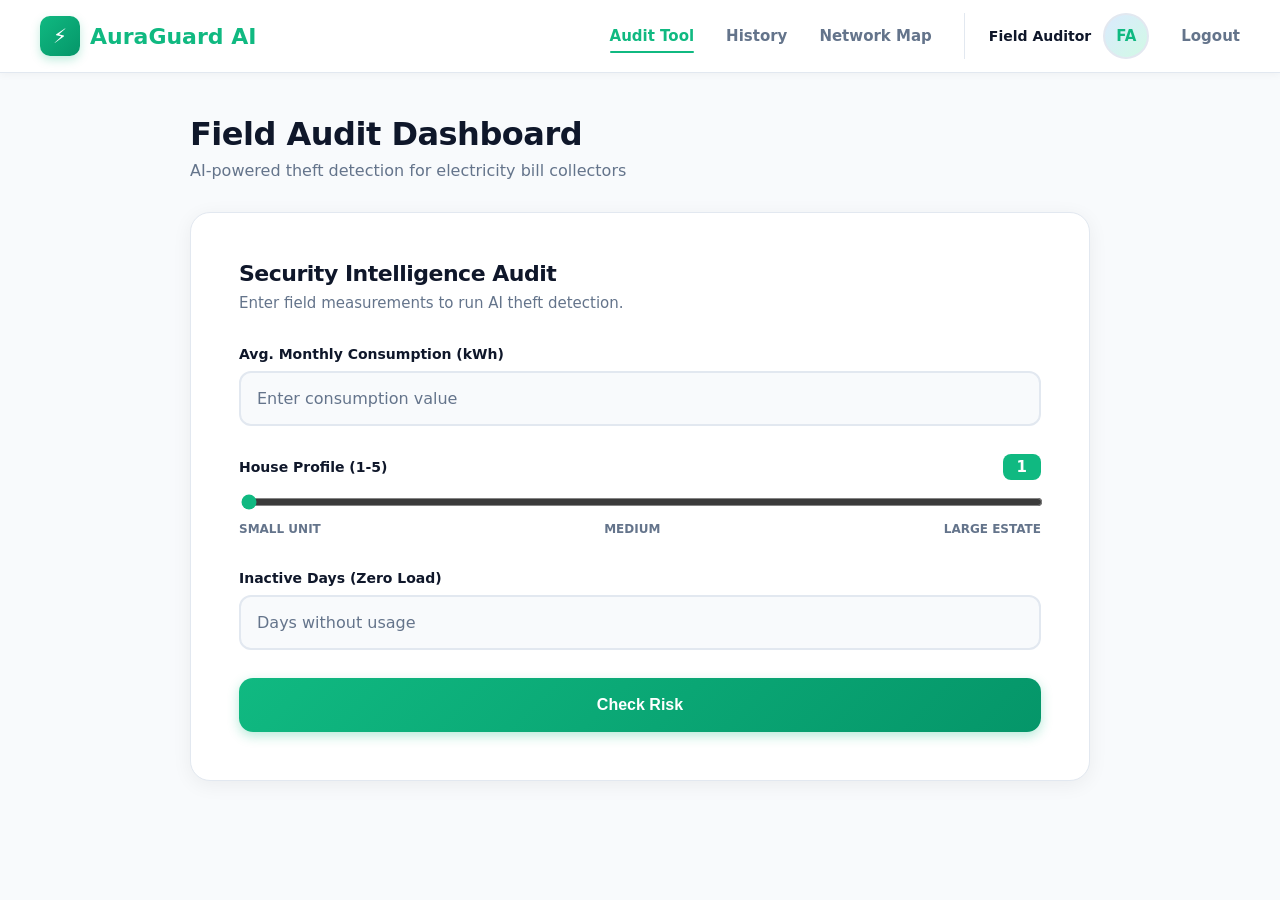
<file: index.html>
<!DOCTYPE html>
<html lang="en">

<head>
    <meta charset="UTF-8">
    <meta name="viewport" content="width=device-width, initial-scale=1.0">
    <title>AuraGuard AI | Energy Audit Portal</title>
    <style>
        :root {
            --primary: #10b981;
            --primary-hover: #059669;
            --danger: #ef4444;
            --success: #10b981;
            --bg: #f8fafc;
            --card-bg: #ffffff;
            --text-main: #0f172a;
            --text-muted: #64748b;
            --nav-bg: rgba(255, 255, 255, 0.95);
            --border: #e2e8f0;
        }

        body {
            font-family: 'Inter', system-ui, -apple-system, sans-serif;
            background: var(--bg);
            color: var(--text-main);
            margin: 0;
            padding-top: 85px;
            transition: background 0.5s ease;
        }

        /* --- NAVIGATION BAR --- */
        nav {
            position: fixed;
            top: 0;
            left: 0;
            right: 0;
            height: 72px;
            background: var(--nav-bg);
            backdrop-filter: blur(12px);
            border-bottom: 1px solid var(--border);
            display: flex;
            align-items: center;
            justify-content: space-between;
            padding: 0 40px;
            z-index: 1000;
            box-shadow: 0 2px 8px rgba(0,0,0,0.04);
        }

        .logo {
            font-size: 22px;
            font-weight: 800;
            color: var(--primary);
            display: flex;
            align-items: center;
            gap: 10px;
            text-decoration: none;
        }

        .logo-icon {
            width: 40px;
            height: 40px;
            background: linear-gradient(135deg, var(--primary) 0%, #059669 100%);
            border-radius: 10px;
            display: flex;
            align-items: center;
            justify-content: center;
            font-size: 20px;
            color: white;
            box-shadow: 0 4px 10px rgba(16, 185, 129, 0.25);
        }

        .nav-links {
            display: flex;
            gap: 32px;
            align-items: center;
        }

        .nav-links a {
            text-decoration: none;
            color: var(--text-muted);
            font-size: 15px;
            font-weight: 600;
            transition: 0.2s;
            position: relative;
        }

        .nav-links a:hover,
        .nav-links a.active {
            color: var(--primary);
        }

        .nav-links a.active::after {
            content: '';
            position: absolute;
            bottom: -8px;
            left: 0;
            right: 0;
            height: 2px;
            background: var(--primary);
            border-radius: 2px;
        }

        .profile-section {
            display: flex;
            align-items: center;
            gap: 12px;
            padding-left: 24px;
            border-left: 1px solid var(--border);
            cursor: pointer;
            text-decoration: none;
        }

        .avatar {
            width: 42px;
            height: 42px;
            background: linear-gradient(135deg, #dbeafe 0%, #d1fae5 100%);
            color: var(--primary);
            border-radius: 50%;
            display: flex;
            align-items: center;
            justify-content: center;
            font-weight: 700;
            font-size: 15px;
            border: 2px solid var(--border);
        }

        /* --- DASHBOARD LAYOUT --- */
        .dashboard-container {
            max-width: 900px;
            margin: 0 auto;
            padding: 30px 20px;
        }

        .page-header {
            margin-bottom: 32px;
        }

        .page-header h1 {
            margin: 0 0 8px 0;
            font-size: 32px;
            font-weight: 800;
            color: var(--text-main);
            letter-spacing: -0.5px;
        }

        .page-header p {
            color: var(--text-muted);
            margin: 0;
            font-size: 16px;
        }

        .card {
            background: var(--card-bg);
            padding: 48px;
            border-radius: 20px;
            border: 1px solid var(--border);
            box-shadow: 0 4px 20px rgba(0, 0, 0, 0.06);
        }

        h2 {
            margin: 0 0 8px 0;
            font-size: 22px;
            letter-spacing: -0.5px;
            font-weight: 700;
        }

        .card-subtitle {
            color: var(--text-muted);
            margin: 0 0 32px 0;
            font-size: 15px;
        }

        .label-container {
            display: flex;
            justify-content: space-between;
            align-items: center;
            margin-bottom: 12px;
        }

        label {
            font-weight: 700;
            color: var(--text-main);
            font-size: 14px;
        }

        .badge-value {
            background: var(--primary);
            color: white;
            padding: 4px 14px;
            border-radius: 8px;
            font-size: 15px;
            font-weight: 800;
        }

        input[type="number"] {
            width: 100%;
            padding: 16px;
            margin-top: 8px;
            margin-bottom: 28px;
            border: 2px solid var(--border);
            border-radius: 12px;
            background: #f8fafc;
            font-size: 16px;
            transition: 0.3s;
            box-sizing: border-box;
            font-family: inherit;
        }

        input:focus {
            outline: none;
            border-color: var(--primary);
            background: #fff;
            box-shadow: 0 0 0 4px rgba(16, 185, 129, 0.1);
        }

        input::placeholder {
            color: var(--text-muted);
        }

        .btn-primary {
            width: 100%;
            padding: 18px;
            background: linear-gradient(135deg, var(--primary) 0%, #059669 100%);
            color: white;
            border: none;
            border-radius: 14px;
            font-weight: 700;
            cursor: pointer;
            font-size: 16px;
            transition: 0.3s;
            box-shadow: 0 4px 12px rgba(16, 185, 129, 0.3);
        }

        .btn-primary:hover {
            transform: translateY(-2px);
            box-shadow: 0 8px 20px rgba(16, 185, 129, 0.4);
        }

        .btn-primary:active {
            transform: translateY(0);
        }

        /* --- RESULTS PANEL --- */
        .result-panel {
            margin-top: 32px;
            padding: 32px;
            border-radius: 16px;
            display: none;
            text-align: center;
            color: white;
        }

        .status-badge {
            display: inline-block;
            padding: 6px 16px;
            border-radius: 20px;
            background: rgba(255, 255, 255, 0.25);
            font-size: 12px;
            font-weight: 800;
            margin-bottom: 12px;
            letter-spacing: 0.5px;
        }

        .logout-btn {
            color: var(--danger);
            font-weight: 600;
            font-size: 15px;
            text-decoration: none;
        }

        .logout-btn:hover {
            color: #dc2626;
        }

        input[type="range"] {
            accent-color: var(--primary);
        }

        .range-labels {
            display: flex;
            justify-content: space-between;
            margin-bottom: 32px;
            color: var(--text-muted);
            font-size: 12px;
            font-weight: 600;
        }
    </style>
</head>

<body>

    <nav>
        <a href="#" class="logo">
            <div class="logo-icon">⚡</div>
            <span>AuraGuard AI</span>
        </a>
        <div class="nav-links">
            <a href="audit.html" class="active">Audit Tool</a>
            <a href="history.html">History</a>
            <a href="map.html">Network Map</a>
            <a href="profile.html" class="profile-section">
                <span id="staffNameDisplay"
                    style="font-size: 14px; font-weight: 600; color: var(--text-main);">Loading...</span>
                <div class="avatar" id="avatarInitials">??</div>
            </a>
            <a href="login.html" class="logout-btn">Logout</a>
        </div>
    </nav>

    <main class="dashboard-container">
        <div class="page-header">
            <h1>Field Audit Dashboard</h1>
            <p>AI-powered theft detection for electricity bill collectors</p>
        </div>

        <section class="card">
            <h2>Security Intelligence Audit</h2>
            <p class="card-subtitle">
                Enter field measurements to run AI theft detection.
            </p>

            <label>Avg. Monthly Consumption (kWh)</label>
            <input type="number" id="avg_current" placeholder="Enter consumption value">

            <div class="label-container">
                <label>House Profile (1-5)</label>
                <span id="houseSizeValue" class="badge-value">1</span>
            </div>
            <input type="range" id="house_size" min="1" max="5" value="1"
                oninput="document.getElementById('houseSizeValue').innerText = this.value"
                style="width: 100%; margin-bottom: 12px;">

            <div class="range-labels">
                <span>SMALL UNIT</span>
                <span>MEDIUM</span>
                <span>LARGE ESTATE</span>
            </div>

            <label>Inactive Days (Zero Load)</label>
            <input type="number" id="zero_days" placeholder="Days without usage">

            <button class="btn-primary" id="runBtn">Check Risk</button>

            <div id="result" class="result-panel">
                <span class="status-badge">AI ANALYSIS COMPLETE</span>
                <h3 id="status" style="margin: 0; font-size: 28px;"></h3>
                <p id="score" style="margin: 12px 0 0 0; font-size: 17px; opacity: 0.95;"></p>
            </div>
        </section>
    </main>

    <script>
        window.onload = () => {
            const fullName = localStorage.getItem('staffName') || "Field Auditor";
            document.getElementById('staffNameDisplay').innerText = fullName;
            const initials = fullName.split(" ").map(n => n[0]).join("").toUpperCase();
            document.getElementById('avatarInitials').innerText = initials.substring(0, 2);
        };

        document.getElementById('runBtn').onclick = async () => {
            const btn = document.getElementById('runBtn');
            const data = {
                avg_current: parseFloat(document.getElementById('avg_current').value) || 0,
                house_size: parseInt(document.getElementById('house_size').value),
                zero_days: parseInt(document.getElementById('zero_days').value) || 0
            };

            btn.innerText = "PROCESSING DATA...";
            btn.disabled = true;

            try {
                const response = await fetch('http://127.0.0.1:8000/predict', {
                    method: 'POST',
                    headers: { 'Content-Type': 'application/json' },
                    body: JSON.stringify(data)
                });
                const res = await response.json();

                const box = document.getElementById('result');
                const body = document.body;
                const score = res.risk_score;

                box.style.display = 'block';

                // THEMES LOGIC
                if (score < 50) {
                    body.style.background = "#dcfce7";
                    box.style.background = 'linear-gradient(135deg, #10b981, #059669)';
                } else if (score >= 50 && score <= 80) {
                    body.style.background = "#fef9c3";
                    box.style.background = 'linear-gradient(135deg, #facc15, #ca8a04)';
                } else {
                    body.style.background = "#fee2e2";
                    box.style.background = 'linear-gradient(135deg, #ef4444, #b91d1d)';
                }

                document.getElementById('status').innerText = res.status;
                document.getElementById('score').innerText = "Risk Confidence: " + score + "%";

            } catch (e) {
                alert("Error: Connection to AI Engine lost.");
            } finally {
                btn.innerText = "Check Risk";
                btn.disabled = false;
            }
        };
    </script>
</body>

</html>
</file>
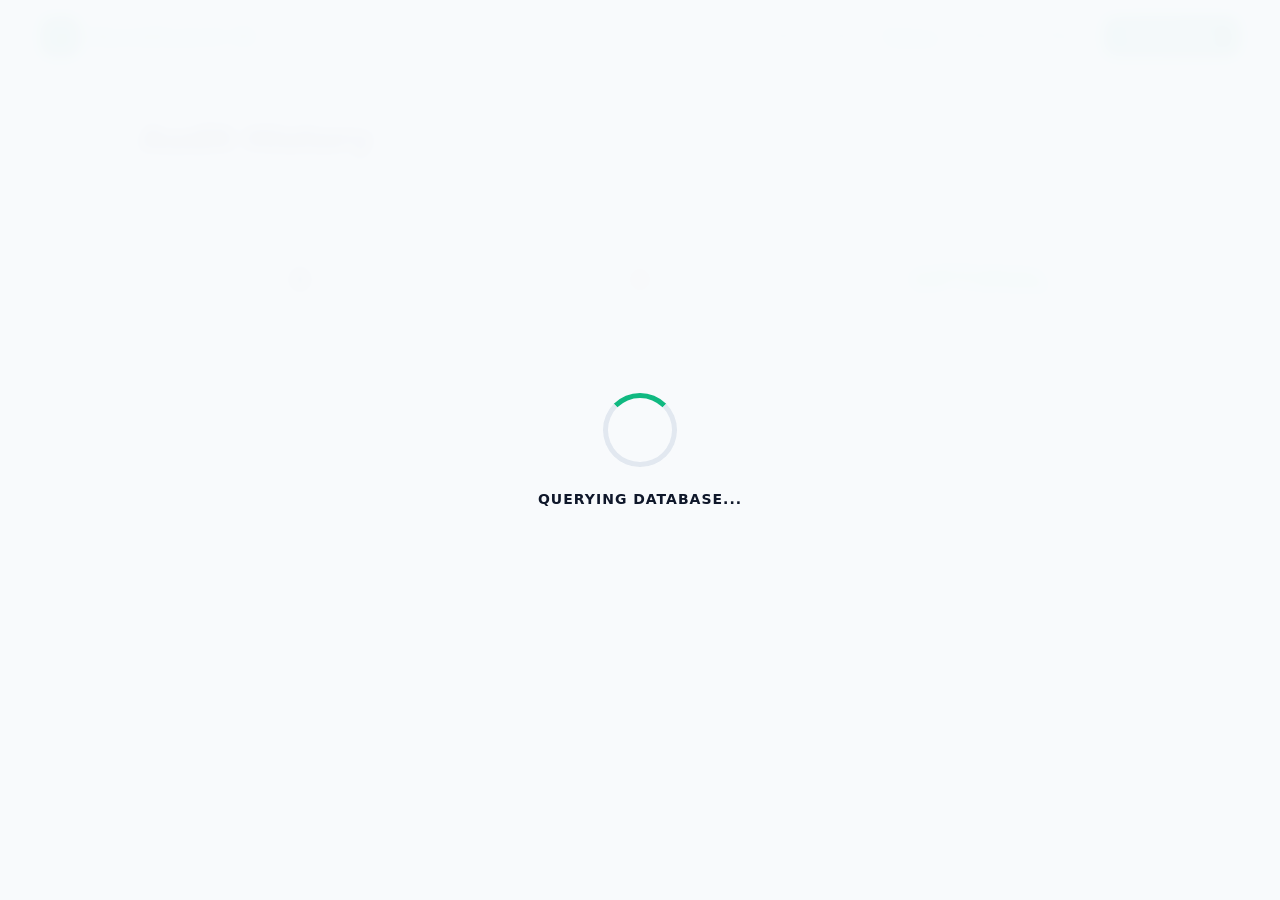
<file: history.html>
<!DOCTYPE html>
<html lang="en">

<head>
    <meta charset="UTF-8">
    <meta name="viewport" content="width=device-width, initial-scale=1.0">
    <title>AuraGuard AI | Audit Logs</title>
    <style>
        :root {
            --primary: #10b981;
            --bg: #f8fafc;
            --card-bg: #ffffff;
            --text-main: #0f172a;
            --text-muted: #64748b;
            --border: #e2e8f0;
            --danger: #ef4444;
            --success: #10b981;
            --warning: #facc15;
        }

        body {
            font-family: 'Inter', system-ui, sans-serif;
            background: var(--bg);
            color: var(--text-main);
            margin: 0;
            padding-top: 90px;
        }

        /* --- NAVIGATION --- */
        nav {
            position: fixed;
            top: 0;
            left: 0;
            right: 0;
            height: 72px;
            background: rgba(255, 255, 255, 0.95);
            backdrop-filter: blur(12px);
            border-bottom: 1px solid var(--border);
            display: flex;
            align-items: center;
            justify-content: space-between;
            padding: 0 40px;
            z-index: 1000;
            box-shadow: 0 2px 8px rgba(0,0,0,0.04);
        }

        .logo {
            font-size: 22px;
            font-weight: 800;
            color: var(--primary);
            text-decoration: none;
            display: flex;
            align-items: center;
            gap: 10px;
        }

        .logo-icon {
            width: 40px;
            height: 40px;
            background: linear-gradient(135deg, var(--primary) 0%, #059669 100%);
            border-radius: 10px;
            display: flex;
            align-items: center;
            justify-content: center;
            font-size: 20px;
            color: white;
            box-shadow: 0 4px 10px rgba(16, 185, 129, 0.25);
        }

        .nav-links {
            display: flex;
            gap: 24px;
            align-items: center;
        }

        .nav-links a {
            text-decoration: none;
            color: var(--text-muted);
            font-size: 15px;
            font-weight: 600;
            transition: 0.2s;
            position: relative;
        }

        .nav-links a.active {
            color: var(--primary);
        }

        .nav-links a.active::after {
            content: '';
            position: absolute;
            bottom: -8px;
            left: 0;
            right: 0;
            height: 2px;
            background: var(--primary);
            border-radius: 2px;
        }

        /* --- LOADING ANIMATION --- */
        #loader {
            display: none;
            position: fixed;
            top: 0;
            left: 0;
            width: 100%;
            height: 100%;
            background: rgba(248, 250, 252, 0.98);
            backdrop-filter: blur(8px);
            z-index: 9999;
            flex-direction: column;
            justify-content: center;
            align-items: center;
            color: var(--text-main);
            font-weight: bold;
        }

        .spinner {
            width: 64px;
            height: 64px;
            border: 5px solid var(--border);
            border-radius: 50%;
            border-top-color: var(--primary);
            animation: spin 0.8s linear infinite;
            margin-bottom: 24px;
        }

        @keyframes spin {
            to {
                transform: rotate(360deg);
            }
        }

        /* --- CONTENT --- */
        .container {
            max-width: 1000px;
            margin: 0 auto;
            padding: 30px 20px;
        }

        .page-header {
            margin-bottom: 32px;
        }

        .page-header h1 {
            margin: 0 0 8px 0;
            font-size: 32px;
            font-weight: 800;
            letter-spacing: -0.5px;
        }

        .page-header p {
            color: var(--text-muted);
            margin: 0;
            font-size: 16px;
        }

        .stats-grid {
            display: grid;
            grid-template-columns: repeat(3, 1fr);
            gap: 20px;
            margin-bottom: 32px;
        }

        .stat-mini-card {
            background: white;
            padding: 24px;
            border-radius: 16px;
            border: 1px solid var(--border);
            text-align: center;
            box-shadow: 0 2px 8px rgba(0,0,0,0.04);
        }

        .stat-mini-card span {
            display: block;
            font-size: 12px;
            color: var(--text-muted);
            font-weight: 700;
            text-transform: uppercase;
            margin-bottom: 8px;
            letter-spacing: 0.5px;
        }

        .stat-mini-card b {
            font-size: 28px;
            color: var(--text-main);
            font-weight: 800;
        }

        .log-card {
            background: white;
            padding: 24px;
            border-radius: 16px;
            margin-bottom: 16px;
            display: flex;
            justify-content: space-between;
            align-items: center;
            border: 1px solid var(--border);
            transition: all 0.3s ease;
            box-shadow: 0 2px 8px rgba(0,0,0,0.04);
        }

        .log-card:hover {
            transform: translateY(-2px);
            box-shadow: 0 8px 20px rgba(0, 0, 0, 0.08);
            border-color: var(--primary);
        }

        .tag {
            padding: 8px 16px;
            border-radius: 10px;
            font-size: 13px;
            font-weight: 800;
            color: white;
        }

        .btn-refresh {
            background: linear-gradient(135deg, var(--primary) 0%, #059669 100%);
            color: white;
            padding: 12px 24px;
            border-radius: 10px;
            border: none;
            font-weight: 700;
            cursor: pointer;
            font-size: 14px;
            transition: all 0.3s;
            box-shadow: 0 4px 10px rgba(16, 185, 129, 0.25);
        }

        .btn-refresh:hover {
            transform: translateY(-2px);
            box-shadow: 0 6px 16px rgba(16, 185, 129, 0.35);
        }

        .empty-state {
            text-align: center;
            padding: 80px 20px;
            background: white;
            border-radius: 16px;
            border: 1px solid var(--border);
        }

        .empty-state-icon {
            font-size: 48px;
            margin-bottom: 16px;
            opacity: 0.5;
        }
    </style>
</head>

<body>
    <div id="loader">
        <div class="spinner"></div>
        <div id="loaderText" style="letter-spacing: 1px; text-transform: uppercase; font-size: 14px;">Initializing
            Secure Connection...</div>
    </div>

    <nav>
        <a href="index.html" class="logo">
            <div class="logo-icon">⚡</div>
            <span>AuraGuard AI</span>
        </a>
        <div class="nav-links">
            <a href="index.html">New Audit</a>
            <a href="history.html" class="active">History</a>
            <a href="map.html">Network Map</a>
            <button class="btn-refresh" onclick="refreshWithAnimation()">Refresh Logs</button>
        </div>
    </nav>

    <div class="container">
        <div class="page-header">
            <h1>Audit History</h1>
            <p>Accessing encrypted logs from the central grid database.</p>
        </div>

        <div class="stats-grid">
            <div class="stat-mini-card">
                <span>Total Records</span>
                <b id="totalCount">0</b>
            </div>
            <div class="stat-mini-card">
                <span>Theft Detected</span>
                <b id="flagCount" style="color: var(--danger);">0</b>
            </div>
            <div class="stat-mini-card">
                <span>System Health</span>
                <b style="color: var(--success);">OPTIMAL</b>
            </div>
        </div>

        <div id="logList">
        </div>
    </div>

    <script>
        // Main function that handles the 3-second visual "loading"
        async function refreshWithAnimation() {
            const loader = document.getElementById('loader');
            const loaderText = document.getElementById('loaderText');

            // Show Loader
            loader.style.display = 'flex';

            // Intelligence simulation text
            setTimeout(() => { loaderText.innerText = "Querying Database..."; }, 800);
            setTimeout(() => { loaderText.innerText = "Running Anomaly Verification..."; }, 1800);
            setTimeout(() => { loaderText.innerText = "Finalizing Records..."; }, 2600);

            // Force wait 3 seconds
            await new Promise(resolve => setTimeout(resolve, 3000));

            // Fetch and show data
            await loadHistory();

            // Hide Loader
            loader.style.display = 'none';
            loaderText.innerText = "Initializing Secure Connection..."; // Reset for next time
        }

        async function loadHistory() {
            const container = document.getElementById('logList');
            const totalB = document.getElementById('totalCount');
            const flagB = document.getElementById('flagCount');

            try {
                const response = await fetch('http://127.0.0.1:8000/history');
                const logs = await response.json();

                if (logs.length === 0) {
                    container.innerHTML = `
                        <div class="empty-state">
                            <div class="empty-state-icon">📋</div>
                            <h3 style="margin: 0 0 8px 0; color: var(--text-main);">No audit records found</h3>
                            <p style="color: var(--text-muted); margin: 0;">Start by creating your first audit from the Audit Tool</p>
                        </div>
                    `;
                    return;
                }

                container.innerHTML = "";
                let flags = 0;

                logs.forEach(log => {
                    if (log.prediction === 1) flags++;

                    const div = document.createElement('div');
                    div.className = 'log-card';

                    let tagColor = 'var(--success)';
                    if (log.risk_score > 80) tagColor = 'var(--danger)';
                    else if (log.risk_score >= 50) tagColor = 'var(--warning)';

                    const date = new Date(log.timestamp).toLocaleString();

                    div.innerHTML = `
                        <div>
                            <div style="font-size: 11px; color: var(--text-muted); font-weight: 800; margin-bottom: 6px;">${date}</div>
                            <div style="font-weight: 800; font-size: 18px; margin: 4px 0; color: ${log.prediction === 1 ? 'var(--danger)' : 'var(--text-main)'}">
                                ${log.prediction === 1 ? '⚠️ THEFT DETECTED' : '✅ NORMAL LOAD'}
                            </div>
                            <div style="font-size: 13px; color: var(--text-muted); font-weight: 500;">
                                Avg: ${log.avg_current} kWh | Profile: Lvl ${log.house_size} | Inactive: ${log.zero_days} Days
                            </div>
                        </div>
                        <div class="tag" style="background: ${tagColor}">${log.risk_score}% RISK</div>
                    `;
                    container.appendChild(div);
                });

                totalB.innerText = logs.length;
                flagB.innerText = flags;

            } catch (e) {
                container.innerHTML = `
                    <div class="empty-state">
                        <div class="empty-state-icon">⚠️</div>
                        <h3 style="margin: 0 0 8px 0; color: var(--danger);">Connection Error</h3>
                        <p style="color: var(--text-muted); margin: 0;">Ensure Python Backend is active and try again</p>
                    </div>
                `;
            }
        }

        // --- THE CRITICAL CHANGE ---
        // Instead of calling loadHistory() immediately, we call the animation function
        window.onload = refreshWithAnimation;
    </script>
</body>

</html>
</file>
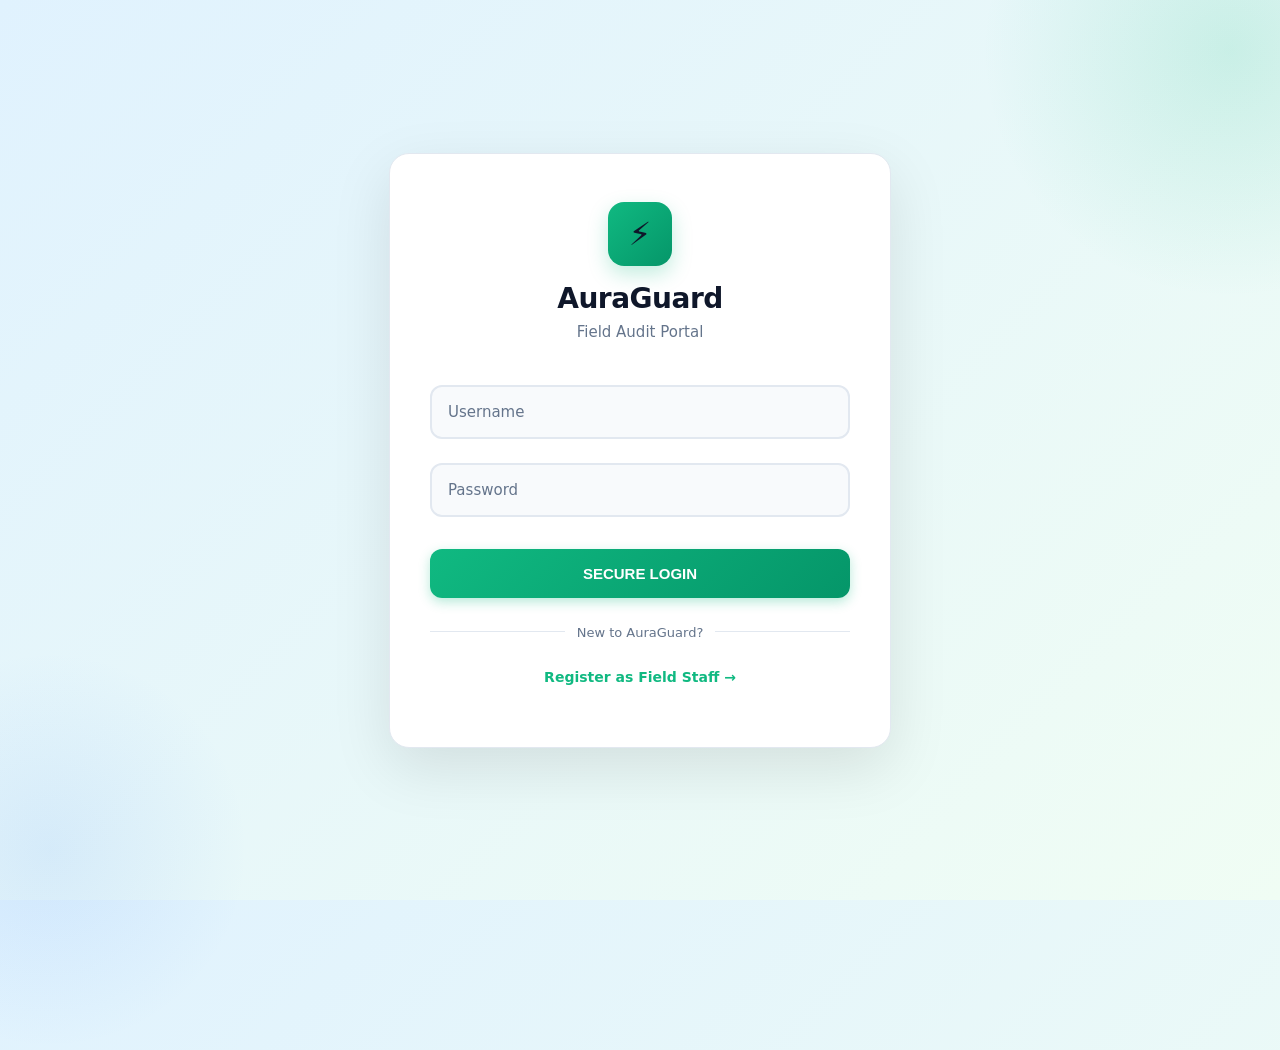
<file: login.html>
<!DOCTYPE html>
<html>

<head>
    <title>AuraGuard AI | Login</title>
    <style>
        :root {
            --primary: #10b981;
            --primary-hover: #059669;
            --bg: #f8fafc;
            --card-bg: #ffffff;
            --border: #e2e8f0;
            --text-main: #0f172a;
            --text-muted: #64748b;
            --shadow: rgba(0, 0, 0, 0.1);
        }

        body {
            font-family: 'Inter', system-ui, sans-serif;
            background: linear-gradient(135deg, #e0f2fe 0%, #f0fdf4 100%);
            display: flex;
            justify-content: center;
            align-items: center;
            min-height: 100vh;
            margin: 0;
            color: var(--text-main);
            position: relative;
            overflow: hidden;
        }

        body::before {
            content: '';
            position: absolute;
            width: 500px;
            height: 500px;
            background: radial-gradient(circle, rgba(16, 185, 129, 0.15) 0%, transparent 70%);
            top: -200px;
            right: -200px;
            border-radius: 50%;
        }

        body::after {
            content: '';
            position: absolute;
            width: 400px;
            height: 400px;
            background: radial-gradient(circle, rgba(59, 130, 246, 0.1) 0%, transparent 70%);
            bottom: -150px;
            left: -150px;
            border-radius: 50%;
        }

        .card {
            background: var(--card-bg);
            padding: 48px 40px;
            border-radius: 20px;
            width: 100%;
            max-width: 420px;
            text-align: center;
            border: 1px solid var(--border);
            box-shadow: 0 20px 60px var(--shadow);
            position: relative;
            z-index: 1;
        }

        .logo-container {
            margin-bottom: 32px;
        }

        .logo-icon {
            width: 64px;
            height: 64px;
            background: linear-gradient(135deg, var(--primary) 0%, #059669 100%);
            border-radius: 16px;
            display: inline-flex;
            align-items: center;
            justify-content: center;
            font-size: 32px;
            margin-bottom: 16px;
            box-shadow: 0 8px 20px rgba(16, 185, 129, 0.25);
        }

        h1 {
            margin: 0 0 8px 0;
            font-weight: 800;
            letter-spacing: -0.5px;
            font-size: 28px;
            color: var(--text-main);
        }

        .subtitle {
            color: var(--text-muted);
            margin: 0 0 32px 0;
            font-weight: 500;
            font-size: 15px;
        }

        input {
            width: 100%;
            padding: 16px;
            margin: 12px 0;
            border-radius: 12px;
            border: 2px solid var(--border);
            background: var(--bg);
            color: var(--text-main);
            box-sizing: border-box;
            font-size: 15px;
            transition: all 0.3s;
            font-family: inherit;
        }

        input:focus {
            outline: none;
            border-color: var(--primary);
            background: #ffffff;
            box-shadow: 0 0 0 4px rgba(16, 185, 129, 0.1);
        }

        input::placeholder {
            color: var(--text-muted);
        }

        .btn {
            width: 100%;
            padding: 16px;
            background: linear-gradient(135deg, var(--primary) 0%, #059669 100%);
            color: white;
            border: none;
            border-radius: 12px;
            font-weight: 700;
            cursor: pointer;
            margin-top: 20px;
            transition: all 0.3s;
            font-size: 15px;
            box-shadow: 0 4px 12px rgba(16, 185, 129, 0.3);
        }

        .btn:hover {
            transform: translateY(-2px);
            box-shadow: 0 8px 20px rgba(16, 185, 129, 0.4);
        }

        .btn:active {
            transform: translateY(0);
        }

        .btn:disabled {
            opacity: 0.6;
            cursor: not-allowed;
            transform: none;
        }

        .register-link {
            font-size: 14px;
            margin-top: 28px;
            color: var(--text-muted);
        }

        .register-link a {
            color: var(--primary);
            text-decoration: none;
            font-weight: 600;
        }

        .register-link a:hover {
            text-decoration: underline;
        }

        .divider {
            margin: 24px 0;
            text-align: center;
            position: relative;
        }

        .divider::before {
            content: '';
            position: absolute;
            left: 0;
            right: 0;
            top: 50%;
            height: 1px;
            background: var(--border);
        }

        .divider span {
            background: var(--card-bg);
            padding: 0 12px;
            position: relative;
            color: var(--text-muted);
            font-size: 13px;
            font-weight: 500;
        }
    </style>
</head>

<body>
    <div class="card">
        <div class="logo-container">
            <div class="logo-icon">⚡</div>
            <h1>AuraGuard</h1>
            <p class="subtitle">Field Audit Portal</p>
        </div>

        <div id="loginForm">
            <input type="text" id="user" placeholder="Username" autocomplete="username">
            <input type="password" id="pass" placeholder="Password" autocomplete="current-password">
            <button class="btn" id="loginBtn" onclick="handleLogin()">SECURE LOGIN</button>
        </div>

        <div class="divider">
            <span>New to AuraGuard?</span>
        </div>

        <p class="register-link"><a href="signup.html">Register as Field Staff →</a></p>
    </div>

    <script>
        // Allow pressing "Enter" to login
        document.addEventListener('keypress', function (e) {
            if (e.key === 'Enter') { handleLogin(); }
        });

        async function handleLogin() {
            const username = document.getElementById('user').value;
            const password = document.getElementById('pass').value;

            try {
                const response = await fetch('http://127.0.0.1:8000/login', {
                    method: 'POST',
                    headers: { 'Content-Type': 'application/json' },
                    body: JSON.stringify({ username, password })
                });

                if (response.ok) {
                    const data = await response.json();

                    // INTEGRATION: Store all backend data in LocalStorage
                    localStorage.setItem('staffName', data.full_name);
                    localStorage.setItem('staffUser', data.user);
                    localStorage.setItem('staffPlace', data.place);
                    localStorage.setItem('staffMobile', data.mobile);
                    localStorage.setItem('staffDob', data.dob);

                    // Redirect to the new index.html (Audit Tool)
                    window.location.href = 'index.html';
                } else {
                    alert("Login Failed: Incorrect Username or Password");
                }
            } catch (e) {
                alert("Server Error: Ensure Python backend is running.");
            }
        }
    </script>
</body>

</html>
</file>
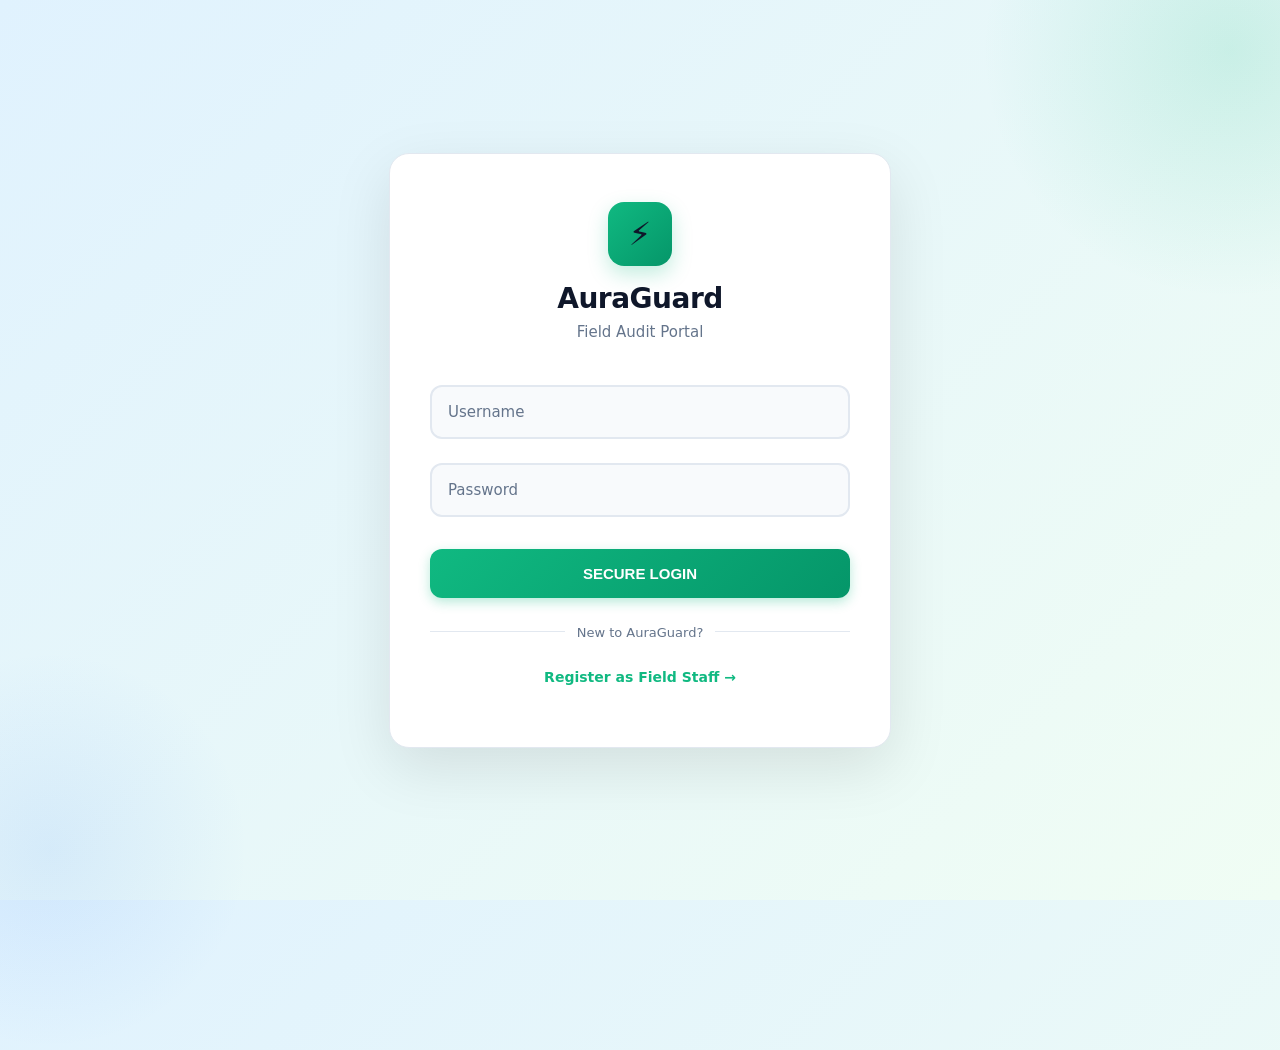
<file: profile.html>
<!DOCTYPE html>
<html lang="en">
<head>
    <meta charset="UTF-8">
    <title>AuraGuard AI | Staff Profile</title>
    <style>
        :root { 
            --primary: #10b981; 
            --primary-hover: #059669;
            --bg: #f8fafc; 
            --border: #e2e8f0; 
            --text-main: #0f172a;
            --text-muted: #64748b;
        }
        
        body { 
            font-family: 'Inter', sans-serif; 
            background: linear-gradient(135deg, #f0fdf4 0%, #e0f2fe 100%); 
            display: flex; 
            justify-content: center; 
            align-items: center; 
            min-height: 100vh; 
            margin: 20px;
            position: relative;
            overflow: hidden;
        }

        body::before {
            content: '';
            position: absolute;
            width: 500px;
            height: 500px;
            background: radial-gradient(circle, rgba(16, 185, 129, 0.15) 0%, transparent 70%);
            top: -200px;
            right: -200px;
            border-radius: 50%;
        }

        body::after {
            content: '';
            position: absolute;
            width: 400px;
            height: 400px;
            background: radial-gradient(circle, rgba(59, 130, 246, 0.1) 0%, transparent 70%);
            bottom: -150px;
            left: -150px;
            border-radius: 50%;
        }

        .profile-card {
            background: white; 
            width: 100%; 
            max-width: 480px; 
            border-radius: 24px; 
            overflow: hidden;
            box-shadow: 0 20px 60px rgba(0,0,0,0.1); 
            border: 1px solid var(--border);
            position: relative;
            z-index: 1;
        }

        .header { 
            background: linear-gradient(135deg, var(--primary) 0%, #059669 100%); 
            height: 120px; 
            position: relative;
            box-shadow: 0 4px 12px rgba(16, 185, 129, 0.3);
        }

        .avatar-large {
            width: 110px; 
            height: 110px; 
            background: linear-gradient(135deg, #dbeafe 0%, #d1fae5 100%); 
            border-radius: 50%;
            position: absolute; 
            bottom: -55px; 
            left: 50%; 
            transform: translateX(-50%);
            display: flex; 
            align-items: center; 
            justify-content: center;
            font-size: 36px; 
            font-weight: 900; 
            color: var(--primary);
            border: 5px solid white; 
            box-shadow: 0 8px 20px rgba(0,0,0,0.15);
        }

        .content { 
            padding: 70px 40px 40px 40px; 
            text-align: center; 
        }

        .content h2 {
            margin: 0 0 4px 0; 
            color: var(--text-main);
            font-size: 28px;
            font-weight: 800;
        }

        .role-badge {
            display: inline-block;
            background: linear-gradient(135deg, #f0fdf4 0%, #dbeafe 100%);
            color: var(--primary); 
            font-weight: 700; 
            font-size: 12px; 
            padding: 6px 16px;
            border-radius: 20px;
            margin-top: 8px;
            border: 1px solid #d1fae5;
            letter-spacing: 0.5px;
        }

        .details-container {
            margin-top: 36px;
            background: #f8fafc;
            border-radius: 16px;
            padding: 24px;
            border: 1px solid var(--border);
        }

        .detail-row {
            display: flex; 
            justify-content: space-between; 
            padding: 14px 0;
            border-bottom: 1px solid var(--border); 
            font-size: 15px;
        }

        .detail-row:last-child {
            border-bottom: none;
        }

        .label { 
            color: var(--text-muted); 
            font-weight: 600; 
            font-size: 13px;
        }

        .val { 
            font-weight: 700; 
            color: var(--text-main); 
        }

        .btn-back {
            display: block; 
            margin-top: 28px; 
            padding: 16px; 
            background: linear-gradient(135deg, var(--primary) 0%, #059669 100%);
            color: white; 
            text-decoration: none; 
            border-radius: 12px; 
            font-weight: 700;
            transition: all 0.3s;
            font-size: 15px;
            box-shadow: 0 4px 12px rgba(16, 185, 129, 0.3);
        }

        .btn-back:hover { 
            transform: translateY(-2px);
            box-shadow: 0 8px 20px rgba(16, 185, 129, 0.4);
        }

        .btn-back:active {
            transform: translateY(0);
        }

        .info-note {
            margin-top: 20px;
            font-size: 12px;
            color: var(--text-muted);
            line-height: 1.6;
            padding: 12px;
            background: white;
            border-radius: 10px;
            border: 1px solid var(--border);
        }
    </style>
</head>
<body>

    <div class="profile-card">
        <div class="header">
            <div class="avatar-large" id="bigInitials">??</div>
        </div>
        <div class="content">
            <h2 id="pName">Loading...</h2>
            <div class="role-badge" id="pRole">OFFICIAL COLLECTOR</div>
            
            <div class="details-container">
                <div class="detail-row">
                    <span class="label">Staff Username</span>
                    <span class="val" id="pUser">---</span>
                </div>
                <div class="detail-row">
                    <span class="label">Region</span>
                    <span class="val" id="pPlace">---</span>
                </div>
                <div class="detail-row">
                    <span class="label">Contact</span>
                    <span class="val" id="pMobile">---</span>
                </div>
                <div class="detail-row">
                    <span class="label">Birth Date</span>
                    <span class="val" id="pDob">---</span>
                </div>
            </div>

            <a href="index.html" class="btn-back">BACK TO AUDIT TOOL</a>

            <div class="info-note">
                <strong>Secure Profile:</strong> Your information is encrypted and stored locally for session management.
            </div>
        </div>
    </div>

    <script>
        window.onload = () => {
            // Retrieve integrated data from localStorage
            const name = localStorage.getItem('staffName');
            const user = localStorage.getItem('staffUser');
            const place = localStorage.getItem('staffPlace');
            const mobile = localStorage.getItem('staffMobile');
            const dob = localStorage.getItem('staffDob');

            if (!name) {
                // If no session data, redirect back to login
                window.location.href = 'login.html';
                return;
            }

            // Update UI elements
            document.getElementById('pName').innerText = name;
            document.getElementById('pUser').innerText = "@" + user;
            document.getElementById('pPlace').innerText = place;
            document.getElementById('pMobile').innerText = mobile;
            document.getElementById('pDob').innerText = dob;
            
            // Set Avatar Initials
            const initials = name.split(" ").map(n => n[0]).join("").toUpperCase();
            document.getElementById('bigInitials').innerText = initials.substring(0, 2);
        };
    </script>
</body>
</html>
</file>
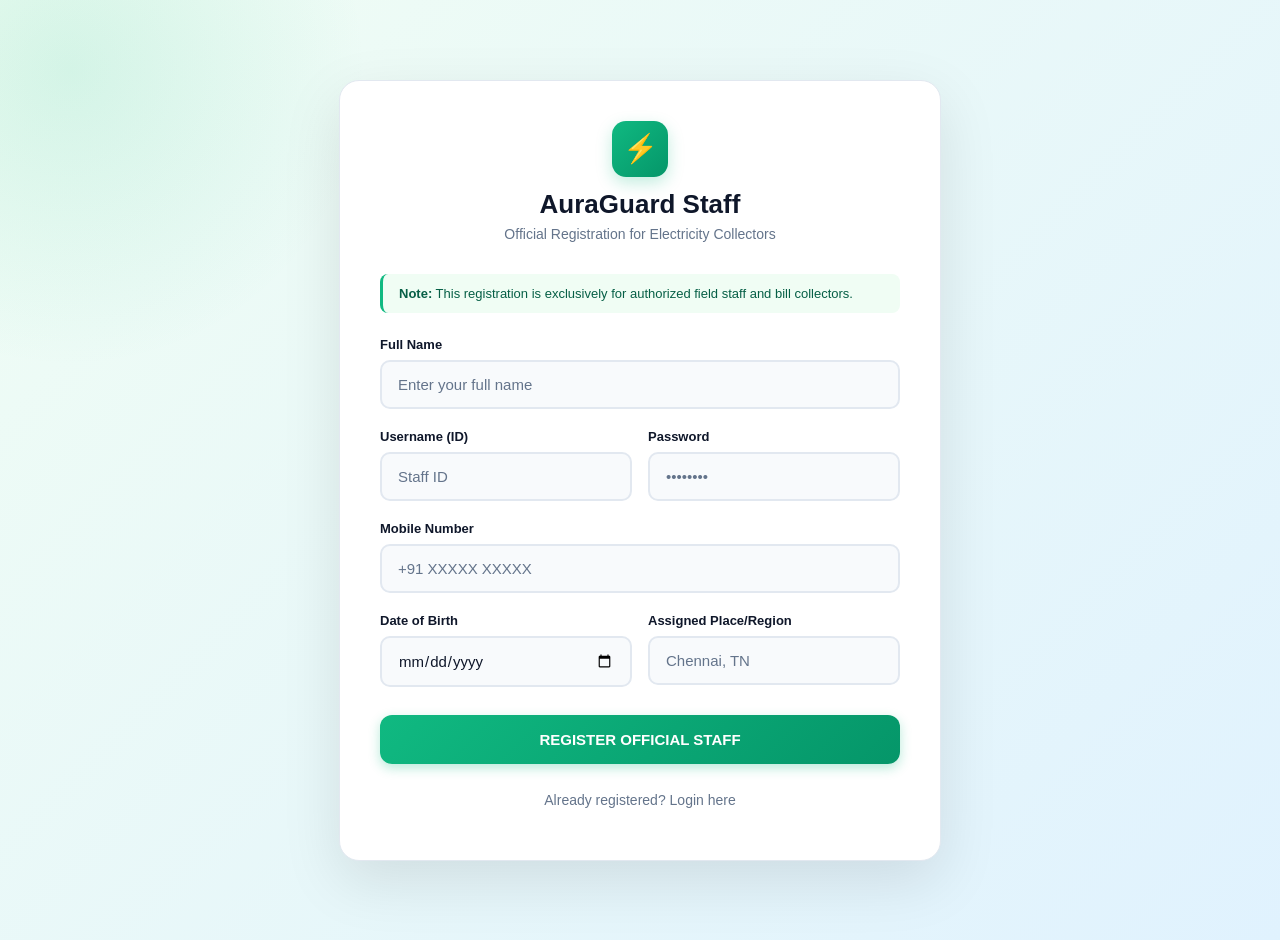
<file: signup.html>
<!DOCTYPE html>
<html lang="en">

<head>
    <meta charset="UTF-8">
    <title>AuraGuard AI | Staff Registration</title>
    <style>
        :root {
            --primary: #10b981;
            --primary-hover: #059669;
            --bg: #f8fafc;
            --card-bg: #ffffff;
            --border: #e2e8f0;
            --text-main: #0f172a;
            --text-muted: #64748b;
            --shadow: rgba(0, 0, 0, 0.1);
        }

        body {
            font-family: 'Inter', sans-serif;
            background: linear-gradient(135deg, #f0fdf4 0%, #e0f2fe 100%);
            display: flex;
            justify-content: center;
            align-items: center;
            min-height: 100vh;
            margin: 20px;
            color: var(--text-main);
            position: relative;
            overflow-x: hidden;
        }

        body::before {
            content: '';
            position: absolute;
            width: 600px;
            height: 600px;
            background: radial-gradient(circle, rgba(16, 185, 129, 0.12) 0%, transparent 70%);
            top: -250px;
            left: -250px;
            border-radius: 50%;
        }

        .card {
            background: var(--card-bg);
            padding: 40px;
            border-radius: 20px;
            width: 100%;
            max-width: 520px;
            border: 1px solid var(--border);
            box-shadow: 0 20px 60px var(--shadow);
            position: relative;
            z-index: 1;
        }

        .header {
            text-align: center;
            margin-bottom: 32px;
        }

        .logo-badge {
            width: 56px;
            height: 56px;
            background: linear-gradient(135deg, var(--primary) 0%, #059669 100%);
            border-radius: 14px;
            display: inline-flex;
            align-items: center;
            justify-content: center;
            font-size: 28px;
            margin-bottom: 12px;
            box-shadow: 0 6px 16px rgba(16, 185, 129, 0.25);
        }

        h2 {
            margin: 0 0 6px 0;
            font-weight: 800;
            font-size: 26px;
            color: var(--text-main);
        }

        p.subtitle {
            color: var(--text-muted);
            font-size: 14px;
            margin: 0;
            font-weight: 500;
        }

        .input-group {
            margin-bottom: 20px;
        }

        label {
            display: block;
            font-size: 13px;
            color: var(--text-main);
            margin-bottom: 8px;
            font-weight: 600;
        }

        input {
            width: 100%;
            padding: 14px 16px;
            border-radius: 10px;
            border: 2px solid var(--border);
            background: var(--bg);
            color: var(--text-main);
            box-sizing: border-box;
            font-size: 15px;
            transition: all 0.3s;
            font-family: inherit;
        }

        input:focus {
            outline: none;
            border-color: var(--primary);
            background: #ffffff;
            box-shadow: 0 0 0 4px rgba(16, 185, 129, 0.1);
        }

        input::placeholder {
            color: var(--text-muted);
        }

        .grid {
            display: grid;
            grid-template-columns: 1fr 1fr;
            gap: 16px;
        }

        .btn {
            width: 100%;
            padding: 16px;
            background: linear-gradient(135deg, var(--primary) 0%, #059669 100%);
            color: white;
            border: none;
            border-radius: 12px;
            font-weight: 700;
            cursor: pointer;
            margin-top: 8px;
            transition: all 0.3s;
            font-size: 15px;
            box-shadow: 0 4px 12px rgba(16, 185, 129, 0.3);
        }

        .btn:hover {
            transform: translateY(-2px);
            box-shadow: 0 8px 20px rgba(16, 185, 129, 0.4);
        }

        .btn:active {
            transform: translateY(0);
        }

        .back-btn {
            width: 100%;
            background: none;
            border: none;
            color: var(--text-muted);
            margin-top: 16px;
            cursor: pointer;
            font-size: 14px;
            padding: 12px;
            transition: color 0.2s;
            font-weight: 500;
        }

        .back-btn:hover {
            color: var(--primary);
        }

        .info-note {
            background: #f0fdf4;
            border-left: 3px solid var(--primary);
            padding: 12px 16px;
            border-radius: 8px;
            margin-bottom: 24px;
            font-size: 13px;
            color: #065f46;
        }
    </style>
</head>

<body>
    <div class="card">
        <div class="header">
            <div class="logo-badge">⚡</div>
            <h2>AuraGuard Staff</h2>
            <p class="subtitle">Official Registration for Electricity Collectors</p>
        </div>

        <div class="info-note">
            <strong>Note:</strong> This registration is exclusively for authorized field staff and bill collectors.
        </div>

        <div class="input-group">
            <label>Full Name</label>
            <input type="text" id="fullName" placeholder="Enter your full name">
        </div>

        <div class="grid">
            <div class="input-group">
                <label>Username (ID)</label>
                <input type="text" id="user" placeholder="Staff ID">
            </div>
            <div class="input-group">
                <label>Password</label>
                <input type="password" id="pass" placeholder="••••••••">
            </div>
        </div>

        <div class="input-group">
            <label>Mobile Number</label>
            <input type="tel" id="mobile" placeholder="+91 XXXXX XXXXX">
        </div>

        <div class="grid">
            <div class="input-group">
                <label>Date of Birth</label>
                <input type="date" id="dob">
            </div>
            <div class="input-group">
                <label>Assigned Place/Region</label>
                <input type="text" id="place" placeholder="Chennai, TN">
            </div>
        </div>

        <button class="btn" id="signupBtn" onclick="handleSignup()">REGISTER OFFICIAL STAFF</button>
        <button class="back-btn" onclick="location.href='index.html'">Already registered? Login here</button>
    </div>

    <script>
        async function handleSignup() {
            // ... your existing code to get values from inputs ...
            const data = {
                full_name: document.getElementById('fullName').value,
                username: document.getElementById('user').value,
                password: document.getElementById('pass').value,
                mobile: document.getElementById('mobile').value,
                dob: document.getElementById('dob').value,
                place: document.getElementById('place').value
            };

            try {
                const response = await fetch('http://127.0.0.1:8000/signup', {
                    method: 'POST',
                    headers: { 'Content-Type': 'application/json' },
                    body: JSON.stringify(data)
                });

                if (response.ok) {
                    // --- ADD THIS INTEGRATION BLOCK ---
                    // Save the data so the profile page can see it immediately
                    localStorage.setItem('staffName', data.full_name);
                    localStorage.setItem('staffUser', data.username);
                    localStorage.setItem('staffPlace', data.place);
                    localStorage.setItem('staffMobile', data.mobile);
                    localStorage.setItem('staffDob', data.dob);

                    alert("Registration Successful! Welcome to the team.");
                    window.location.href = 'index.html'; // Go to the Audit Tool
                } else {
                    const err = await response.json();
                    alert("Error: " + err.detail);
                }
            } catch (e) {
                alert("Server Error");
            }
        }
    </script>
</body>

</html>
</file>
